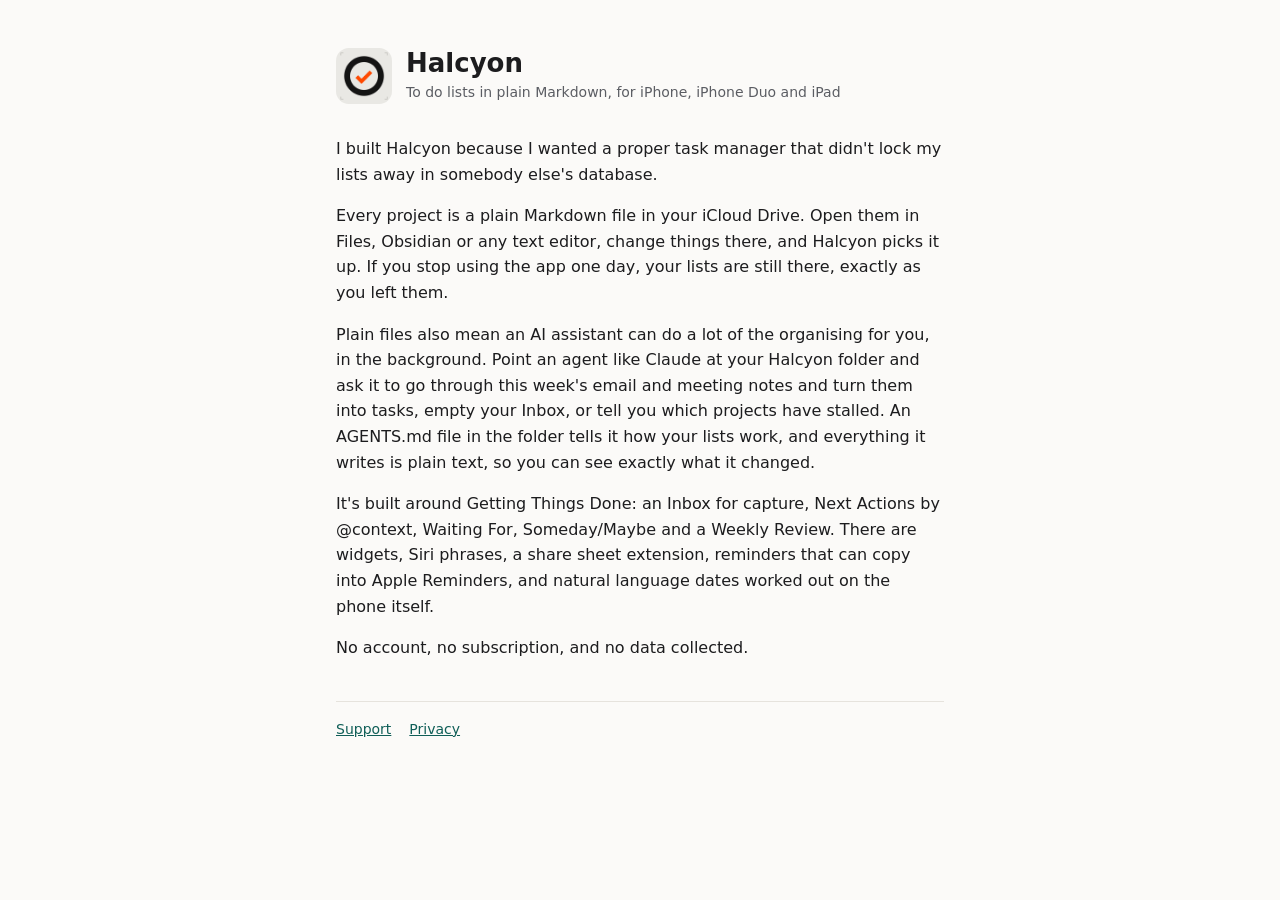
<file: index.html>
<!doctype html>
<html lang="en-GB">
<head>
<meta charset="utf-8">
<meta name="viewport" content="width=device-width,initial-scale=1">
<title>Halcyon</title>
<link rel="stylesheet" href="style.css">
</head>
<body>
<main>
<header><img src="icon.png" alt=""><div><h1>Halcyon</h1><p class="sub">To do lists in plain Markdown, for iPhone, iPhone Duo and iPad</p></div></header>

<p>I built Halcyon because I wanted a proper task manager that didn't lock my lists away in somebody else's database.</p>

<p>Every project is a plain Markdown file in your iCloud Drive. Open them in Files, Obsidian or any text editor, change things there, and Halcyon picks it up. If you stop using the app one day, your lists are still there, exactly as you left them.</p>

<p>Plain files also mean an AI assistant can do a lot of the organising for you, in the background. Point an agent like Claude at your Halcyon folder and ask it to go through this week's email and meeting notes and turn them into tasks, empty your Inbox, or tell you which projects have stalled. An AGENTS.md file in the folder tells it how your lists work, and everything it writes is plain text, so you can see exactly what it changed.</p>

<p>It's built around Getting Things Done: an Inbox for capture, Next Actions by @context, Waiting For, Someday/Maybe and a Weekly Review. There are widgets, Siri phrases, a share sheet extension, reminders that can copy into Apple Reminders, and natural language dates worked out on the phone itself.</p>

<p>No account, no subscription, and no data collected.</p>

<nav><a href="support.html">Support</a><a href="privacy.html">Privacy</a></nav>
</main>
</body>
</html>
</file>
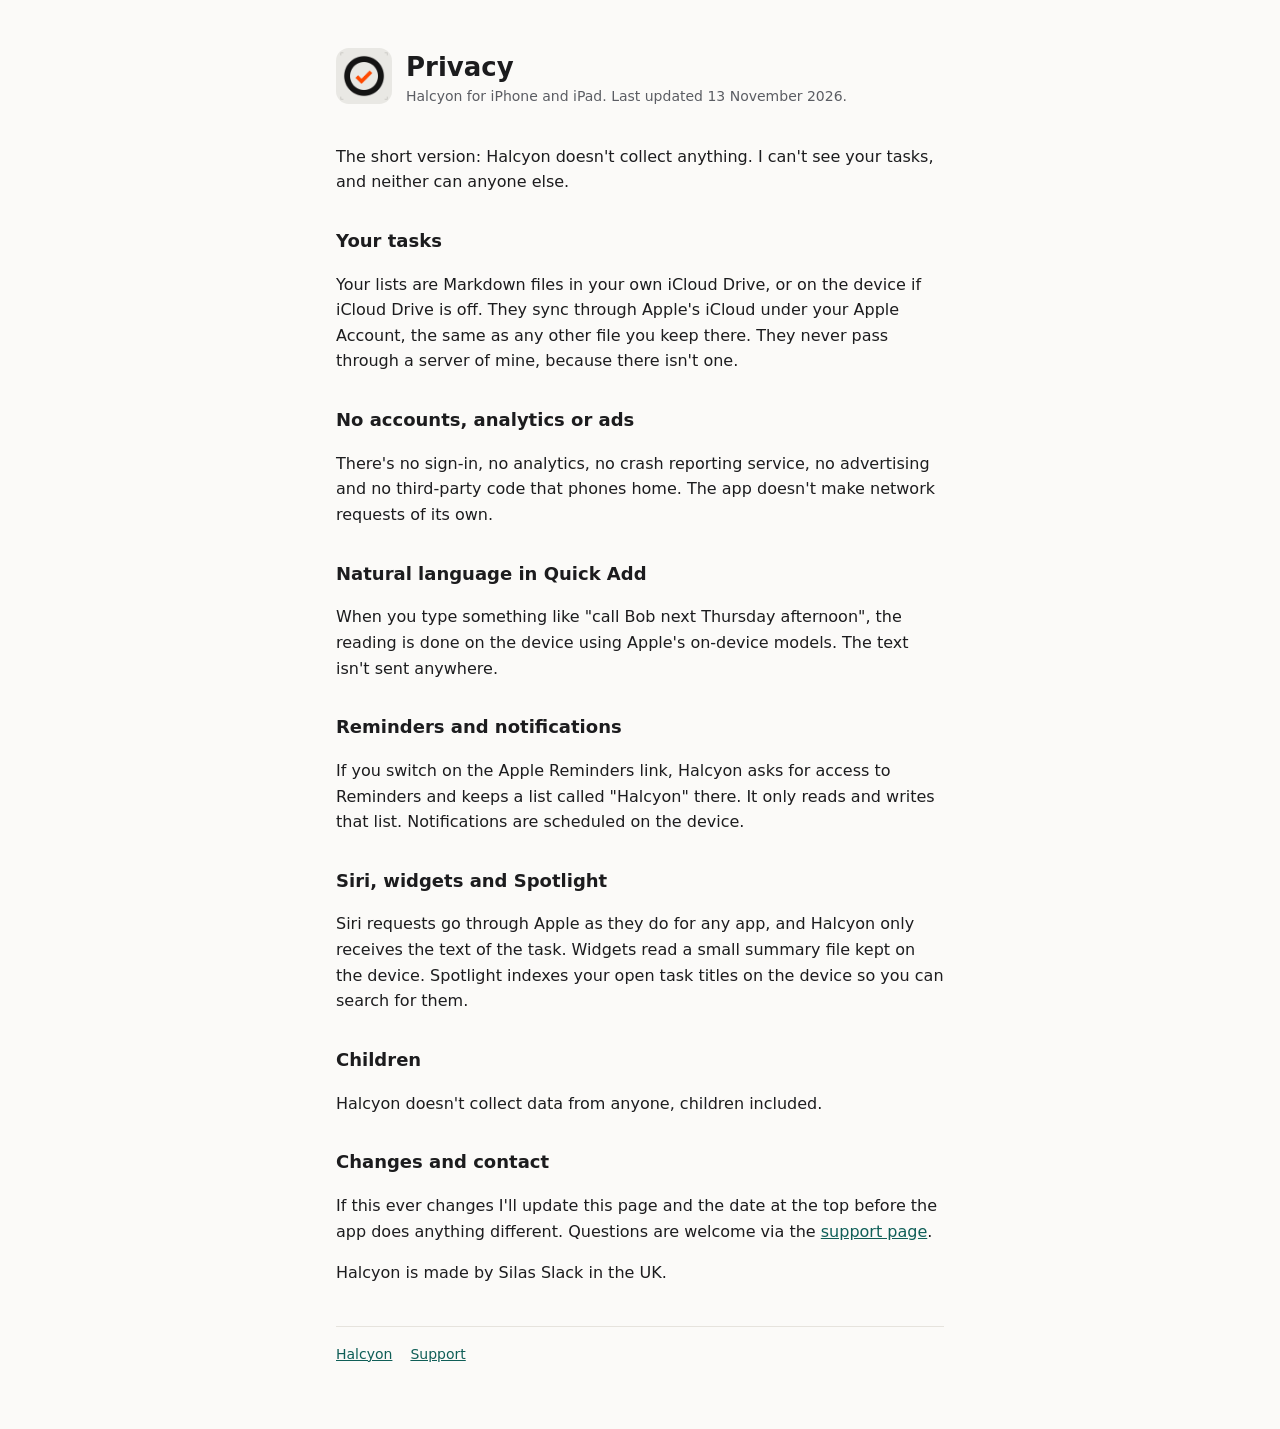
<file: privacy.html>
<!doctype html>
<html lang="en-GB">
<head>
<meta charset="utf-8">
<meta name="viewport" content="width=device-width,initial-scale=1">
<title>Halcyon Privacy Policy</title>
<link rel="stylesheet" href="style.css">
</head>
<body>
<main>
<header><a href="./"><img src="icon.png" alt=""></a><div><h1>Privacy</h1><p class="sub">Halcyon for iPhone and iPad. Last updated 13 November 2026.</p></div></header>

<p>The short version: Halcyon doesn't collect anything. I can't see your tasks, and neither can anyone else.</p>

<h2>Your tasks</h2>
<p>Your lists are Markdown files in your own iCloud Drive, or on the device if iCloud Drive is off. They sync through Apple's iCloud under your Apple Account, the same as any other file you keep there. They never pass through a server of mine, because there isn't one.</p>

<h2>No accounts, analytics or ads</h2>
<p>There's no sign-in, no analytics, no crash reporting service, no advertising and no third-party code that phones home. The app doesn't make network requests of its own.</p>

<h2>Natural language in Quick Add</h2>
<p>When you type something like "call Bob next Thursday afternoon", the reading is done on the device using Apple's on-device models. The text isn't sent anywhere.</p>

<h2>Reminders and notifications</h2>
<p>If you switch on the Apple Reminders link, Halcyon asks for access to Reminders and keeps a list called "Halcyon" there. It only reads and writes that list. Notifications are scheduled on the device.</p>

<h2>Siri, widgets and Spotlight</h2>
<p>Siri requests go through Apple as they do for any app, and Halcyon only receives the text of the task. Widgets read a small summary file kept on the device. Spotlight indexes your open task titles on the device so you can search for them.</p>

<h2>Children</h2>
<p>Halcyon doesn't collect data from anyone, children included.</p>

<h2>Changes and contact</h2>
<p>If this ever changes I'll update this page and the date at the top before the app does anything different. Questions are welcome via the <a href="support.html">support page</a>.</p>

<p>Halcyon is made by Silas Slack in the UK.</p>

<nav><a href="./">Halcyon</a><a href="support.html">Support</a></nav>
</main>
</body>
</html>
</file>
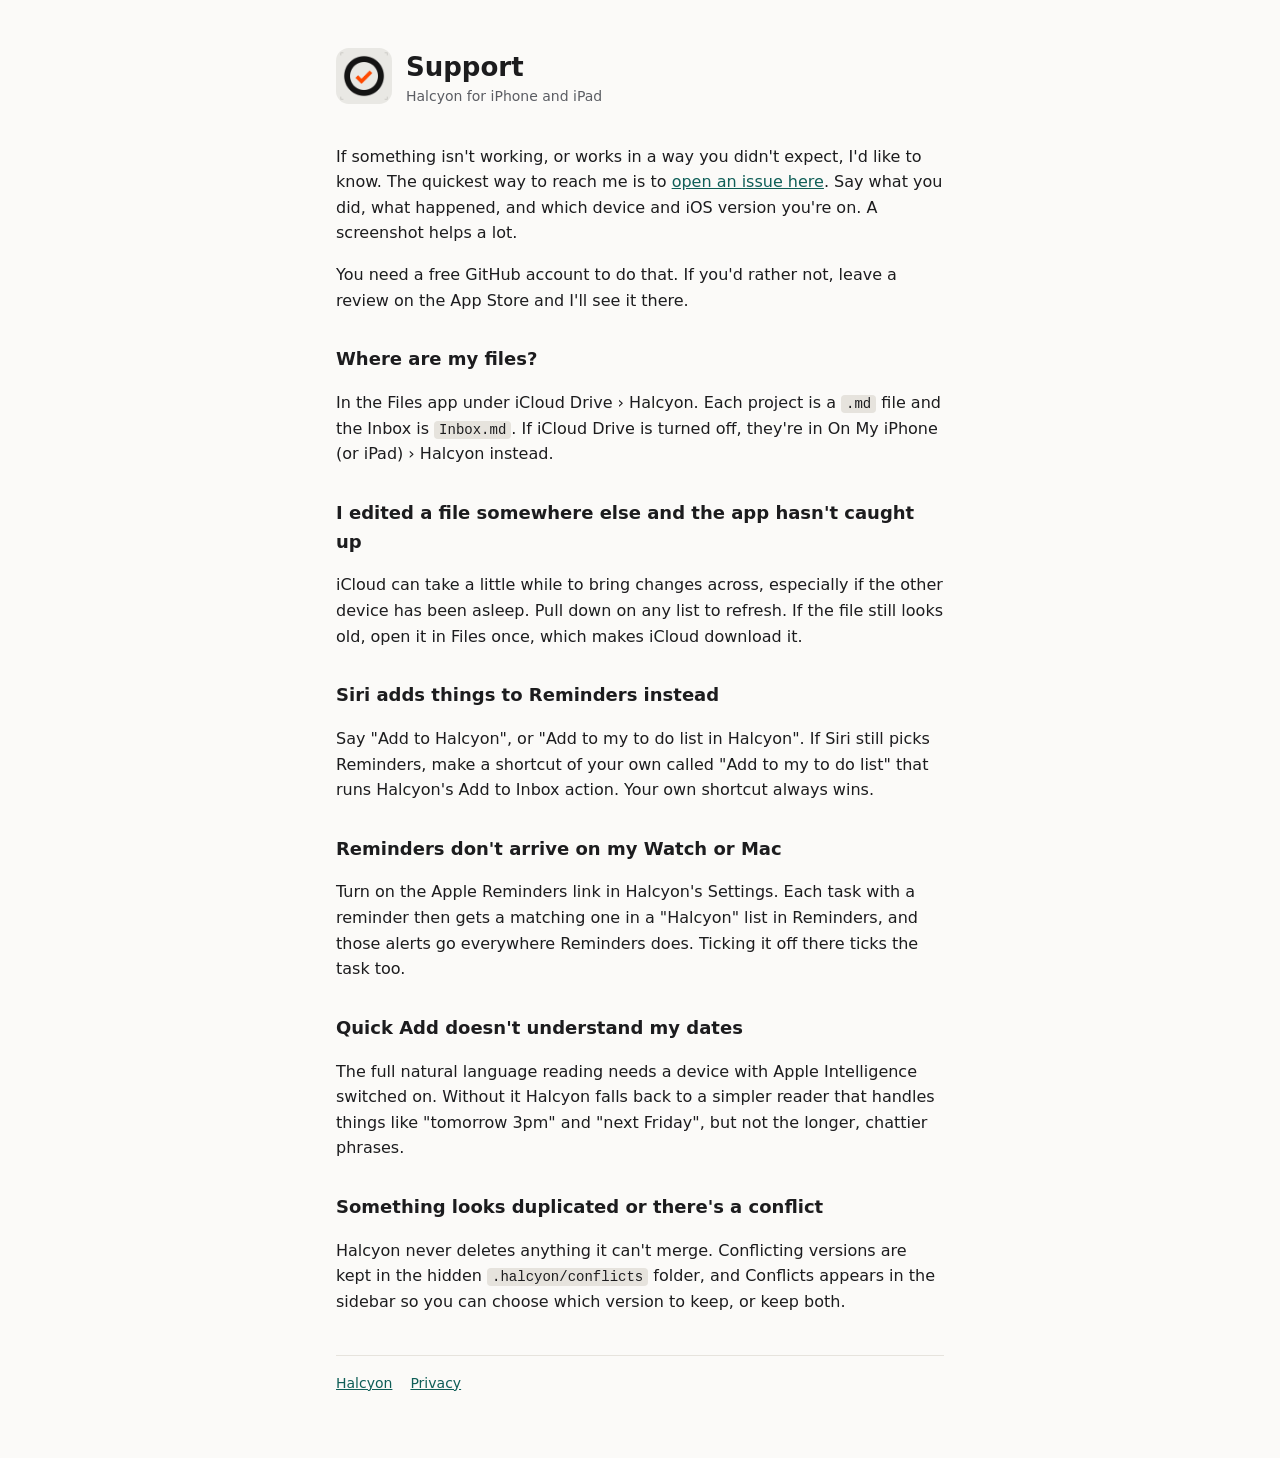
<file: support.html>
<!doctype html>
<html lang="en-GB">
<head>
<meta charset="utf-8">
<meta name="viewport" content="width=device-width,initial-scale=1">
<title>Halcyon Support</title>
<link rel="stylesheet" href="style.css">
</head>
<body>
<main>
<header><a href="./"><img src="icon.png" alt=""></a><div><h1>Support</h1><p class="sub">Halcyon for iPhone and iPad</p></div></header>

<p>If something isn't working, or works in a way you didn't expect, I'd like to know. The quickest way to reach me is to <a href="https://github.com/bartraigures/halcyon-app/issues/new">open an issue here</a>. Say what you did, what happened, and which device and iOS version you're on. A screenshot helps a lot.</p>

<p>You need a free GitHub account to do that. If you'd rather not, leave a review on the App Store and I'll see it there.</p>

<h2>Where are my files?</h2>
<p>In the Files app under iCloud Drive › Halcyon. Each project is a <code>.md</code> file and the Inbox is <code>Inbox.md</code>. If iCloud Drive is turned off, they're in On My iPhone (or iPad) › Halcyon instead.</p>

<h2>I edited a file somewhere else and the app hasn't caught up</h2>
<p>iCloud can take a little while to bring changes across, especially if the other device has been asleep. Pull down on any list to refresh. If the file still looks old, open it in Files once, which makes iCloud download it.</p>

<h2>Siri adds things to Reminders instead</h2>
<p>Say "Add to Halcyon", or "Add to my to do list in Halcyon". If Siri still picks Reminders, make a shortcut of your own called "Add to my to do list" that runs Halcyon's Add to Inbox action. Your own shortcut always wins.</p>

<h2>Reminders don't arrive on my Watch or Mac</h2>
<p>Turn on the Apple Reminders link in Halcyon's Settings. Each task with a reminder then gets a matching one in a "Halcyon" list in Reminders, and those alerts go everywhere Reminders does. Ticking it off there ticks the task too.</p>

<h2>Quick Add doesn't understand my dates</h2>
<p>The full natural language reading needs a device with Apple Intelligence switched on. Without it Halcyon falls back to a simpler reader that handles things like "tomorrow 3pm" and "next Friday", but not the longer, chattier phrases.</p>

<h2>Something looks duplicated or there's a conflict</h2>
<p>Halcyon never deletes anything it can't merge. Conflicting versions are kept in the hidden <code>.halcyon/conflicts</code> folder, and Conflicts appears in the sidebar so you can choose which version to keep, or keep both.</p>

<nav><a href="./">Halcyon</a><a href="privacy.html">Privacy</a></nav>
</main>
</body>
</html>
</file>
<file: style.css>
:root{--bg:#fbfaf8;--fg:#1c1c1e;--muted:#5b5d63;--accent:#0f5e57;--rule:#e6e3dd}
@media (prefers-color-scheme:dark){:root{--bg:#141516;--fg:#ececee;--muted:#a4a5ab;--accent:#5eead4;--rule:#2a2b2e}}
*{box-sizing:border-box}
body{margin:0;background:var(--bg);color:var(--fg);font:16px/1.6 -apple-system,BlinkMacSystemFont,"SF Pro Text",system-ui,sans-serif}
main{max-width:640px;margin:0 auto;padding:48px 16px 64px}
header{display:flex;align-items:center;gap:14px;margin-bottom:32px}
header img{width:56px;height:56px;border-radius:13px}
header a{color:inherit;text-decoration:none}
h1{font-size:26px;margin:0;line-height:1.2}
h2{font-size:18px;margin:32px 0 6px}
p,li{color:var(--fg)}
.sub{color:var(--muted);margin:2px 0 0;font-size:14px}
a{color:var(--accent)}
nav{margin-top:40px;padding-top:16px;border-top:1px solid var(--rule);font-size:14px;color:var(--muted);display:flex;gap:18px;flex-wrap:wrap}
code{font:14px ui-monospace,Menlo,monospace;background:var(--rule);padding:1px 5px;border-radius:4px}
</file>
